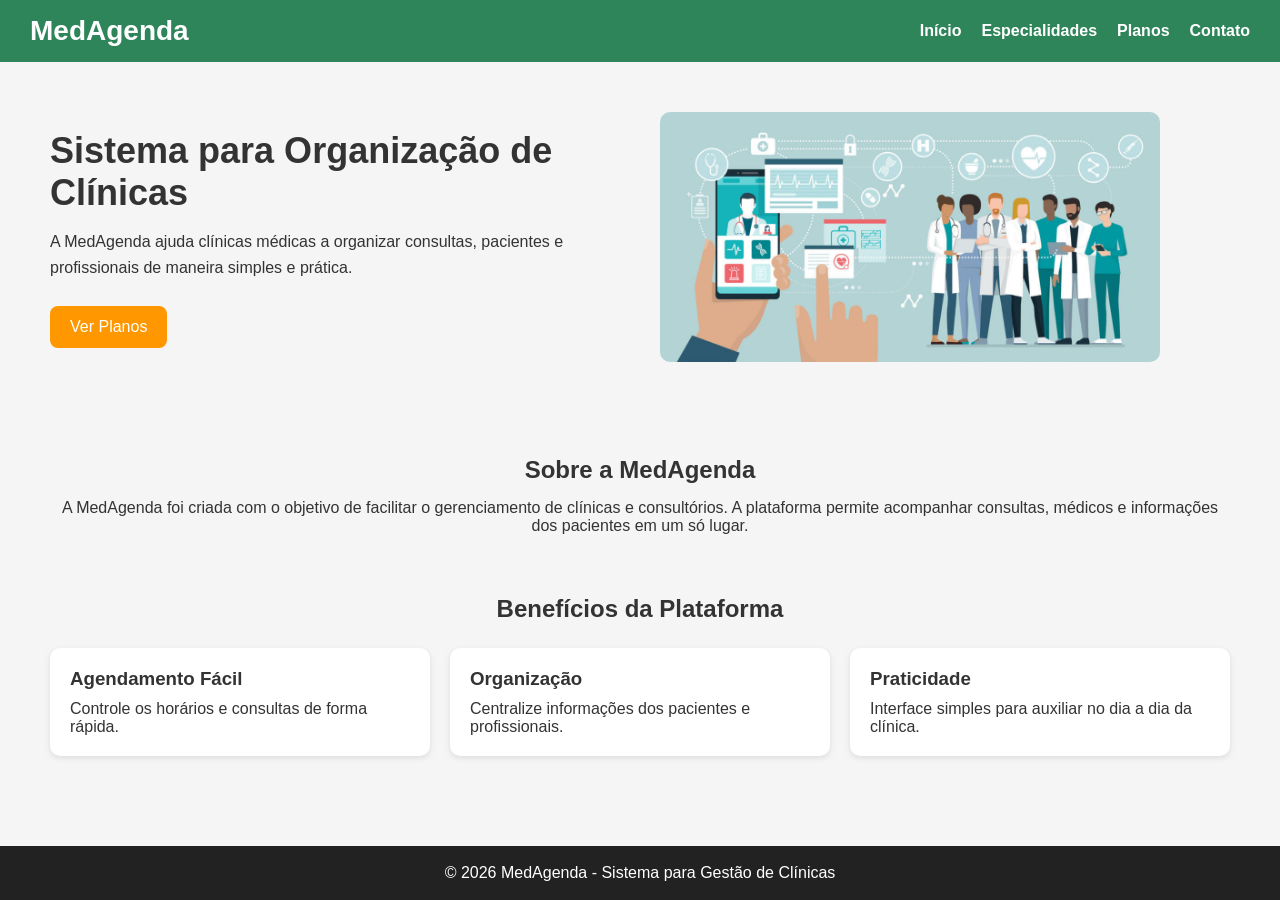
<file: MedAgenda/index.html>
<!DOCTYPE html>
<html lang="pt-br">
<head>
    <meta charset="UTF-8">
    <meta name="viewport" content="width=device-width, initial-scale=1.0">
    <title>MedAgenda</title>

    <link rel="stylesheet" href="css/style.css">
</head>
<body>

    <!-- Cabeçalho -->
    <header>
        <div class="cabecalho">

            <div class="marca">
                <h1>MedAgenda</h1>
            </div>

            <nav>
                <ul>
                    <li><a href="index.html">Início</a></li>
                    <li><a href="especialidades.html">Especialidades</a></li>
                    <li><a href="planos.html">Planos</a></li>
                    <li><a href="contato.html">Contato</a></li>
                </ul>
            </nav>

        </div>
    </header>

    <!-- Banner -->
    <main>

        <section class="principal">

            <div class="texto-principal">

                <h2>Sistema para Organização de Clínicas</h2>

                <p>
                    A MedAgenda ajuda clínicas médicas a organizar
                    consultas, pacientes e profissionais de maneira
                    simples e prática.
                </p>

                <a href="planos.html" class="botao">
                    Ver Planos
                </a>

            </div>

            <div class="imagem-principal">

                <img src="img/clinica-medica.jpg"
                     alt="Imagem de clínica médica">

            </div>

        </section>

        <!-- Sobre -->
        <section class="sobre">

            <h2>Sobre a MedAgenda</h2>

            <p>
                A MedAgenda foi criada com o objetivo de facilitar
                o gerenciamento de clínicas e consultórios.
                A plataforma permite acompanhar consultas,
                médicos e informações dos pacientes em um só lugar.
            </p>

        </section>

        <!-- Benefícios -->
        <section class="vantagens">

            <h2>Benefícios da Plataforma</h2>

            <div class="lista-beneficios">

                <div class="item-beneficio">
                    <h3>Agendamento Fácil</h3>

                    <p>
                        Controle os horários e consultas
                        de forma rápida.
                    </p>
                </div>

                <div class="item-beneficio">
                    <h3>Organização</h3>

                    <p>
                        Centralize informações dos pacientes
                        e profissionais.
                    </p>
                </div>

                <div class="item-beneficio">
                    <h3>Praticidade</h3>

                    <p>
                        Interface simples para auxiliar
                        no dia a dia da clínica.
                    </p>
                </div>

            </div>

        </section>

    </main>

    <!-- Rodapé -->
    <footer>

        <p>
            © 2026 MedAgenda - Sistema para Gestão de Clínicas
        </p>

    </footer>

</body>
</html>
</file>
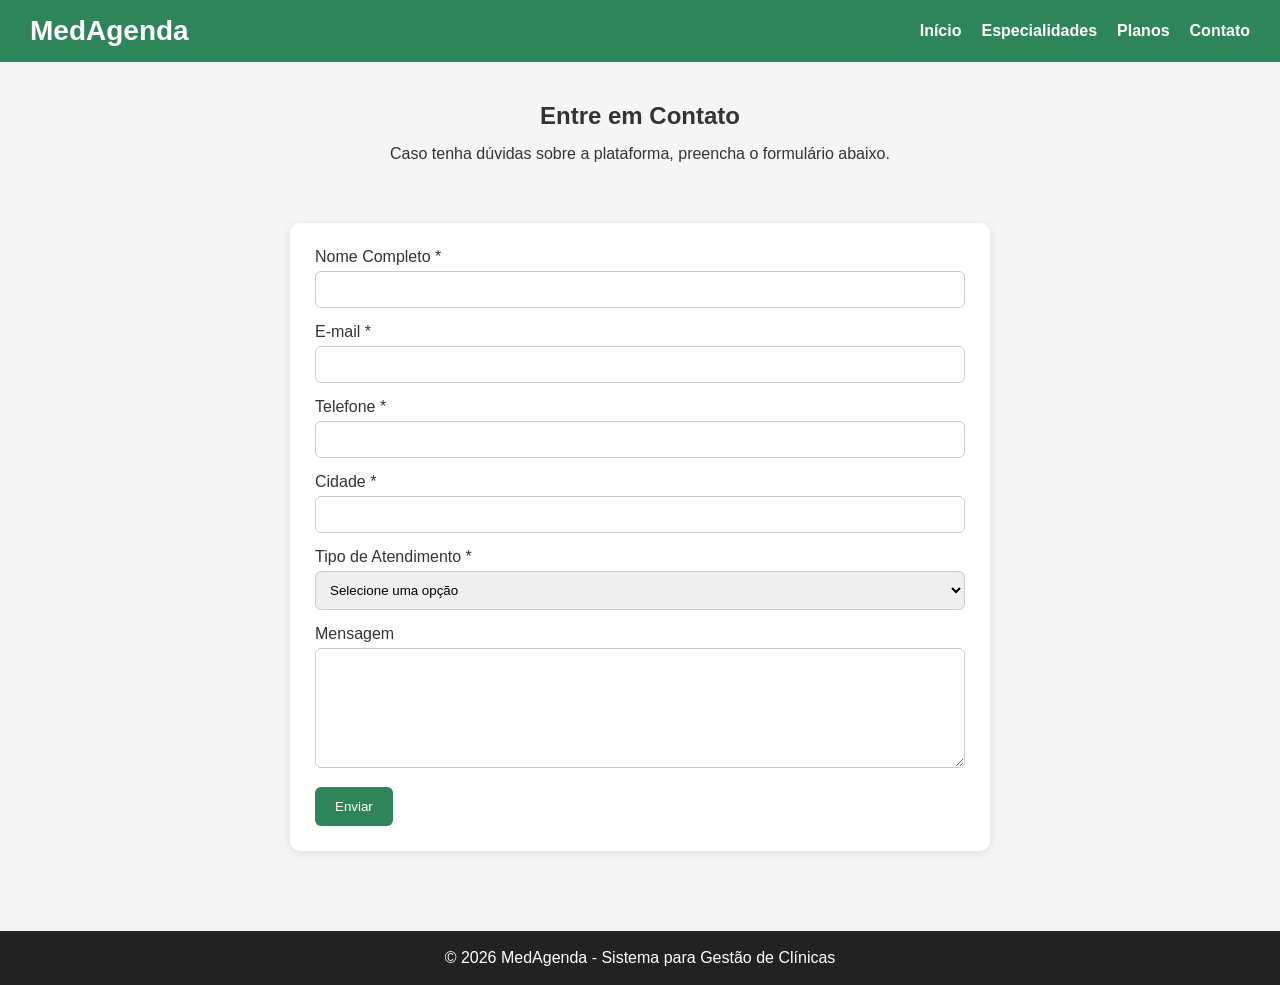
<file: MedAgenda/contato.html>
<!DOCTYPE html>
<html lang="pt-BR">
<head>
    <meta charset="UTF-8">
    <meta name="viewport" content="width=device-width, initial-scale=1.0">
    <title>Contato - MedAgenda</title>

    <link rel="stylesheet" href="css/style.css">
</head>
<body>

    <header>
        <div class="cabecalho">

            <div class="marca">
                <h1>MedAgenda</h1>
            </div>

            <nav>
                <ul>
                    <li><a href="index.html">Início</a></li>
                    <li><a href="especialidades.html">Especialidades</a></li>
                    <li><a href="planos.html">Planos</a></li>
                    <li><a href="contato.html">Contato</a></li>
                </ul>
            </nav>

        </div>
    </header>

    <main>

        <section class="titulo-pagina">

            <h2>Entre em Contato</h2>

            <p>
                Caso tenha dúvidas sobre a plataforma,
                preencha o formulário abaixo.
            </p>

        </section>

        <section class="area-formulario">

            <form class="form-contato">

                <div class="campo">
                    <label for="nome">Nome Completo *</label>

                    <input
                        type="text"
                        id="nome"
                        required>
                </div>

                <div class="campo">
                    <label for="email">E-mail *</label>

                    <input
                        type="email"
                        id="email"
                        required>
                </div>

                <div class="campo">
                    <label for="telefone">Telefone *</label>

                    <input
                        type="tel"
                        id="telefone"
                        required>
                </div>

                <div class="campo">
                    <label for="cidade">Cidade *</label>

                    <input
                        type="text"
                        id="cidade"
                        required>
                </div>

                <div class="campo">
                    <label for="atendimento">
                        Tipo de Atendimento *
                    </label>

                    <select id="atendimento" required>

                        <option value="">
                            Selecione uma opção
                        </option>

                        <option>
                            Informações sobre Planos
                        </option>

                        <option>
                            Suporte Técnico
                        </option>

                        <option>
                            Financeiro
                        </option>

                        <option>
                            Outros Assuntos
                        </option>

                    </select>
                </div>

                <div class="campo">
                    <label for="mensagem">
                        Mensagem
                    </label>

                    <textarea
                        id="mensagem"
                        placeholder="Digite sua mensagem">
                    </textarea>
                </div>

                

                <button type="submit" class="botao-enviar">
                    Enviar
                </button>

            </form>

        </section>

    </main>

    <footer>
        <p>
            © 2026 MedAgenda - Sistema para Gestão de Clínicas
        </p>
    </footer>

</body>
</html>
</file>
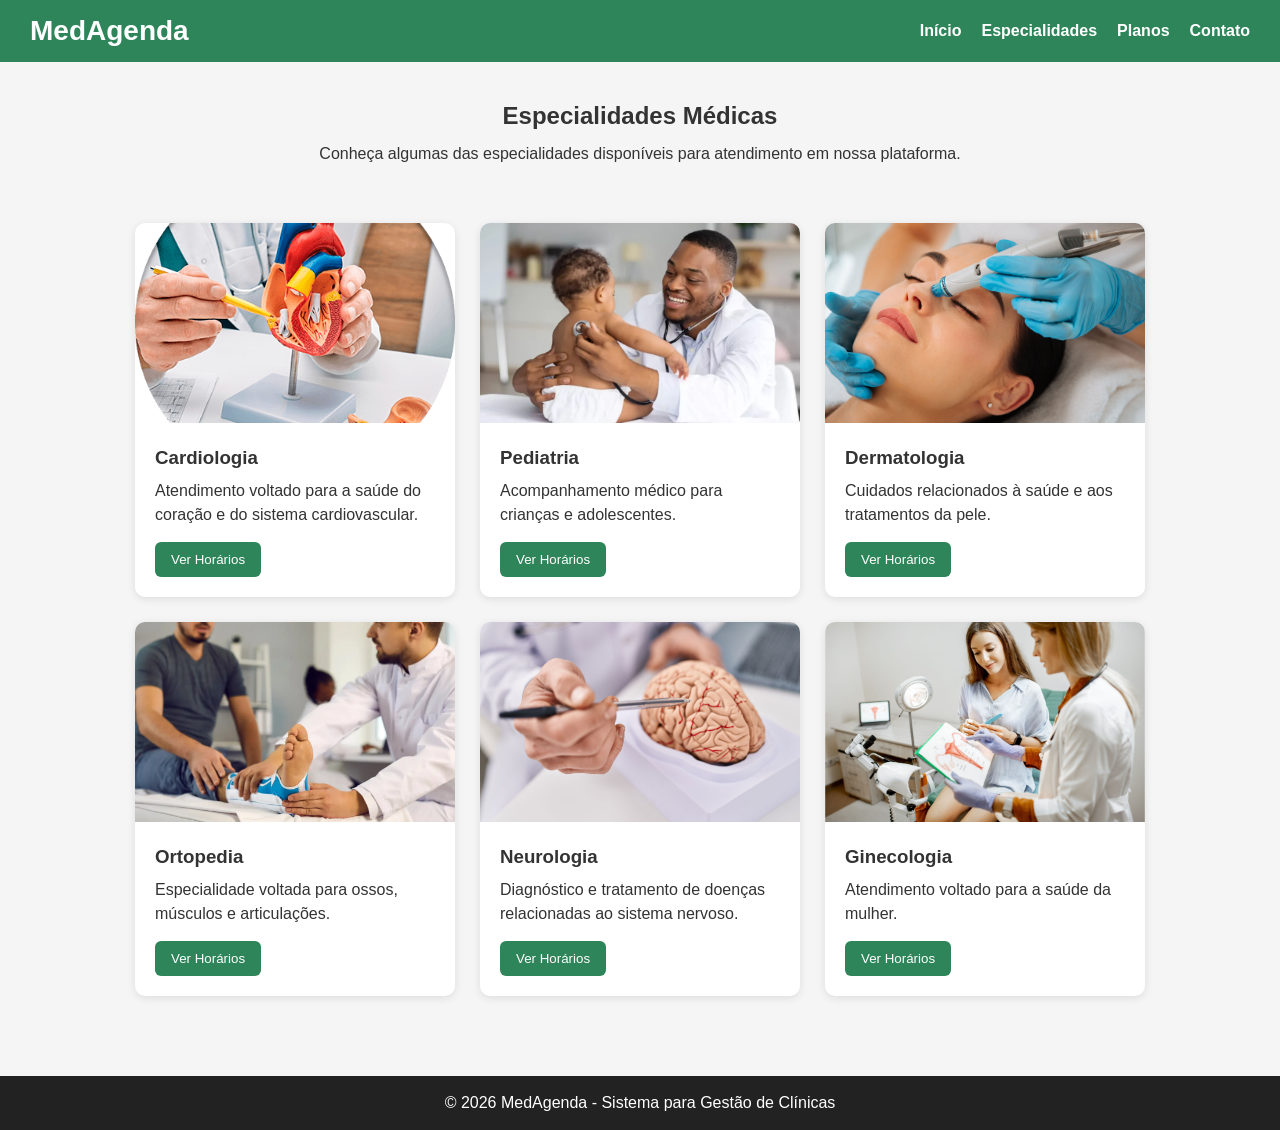
<file: MedAgenda/especialidades.html>
<!DOCTYPE html>
<html lang="pt-br">
<head>
    <meta charset="UTF-8">
    <meta name="viewport" content="width=device-width, initial-scale=1.0">
    <title>Especialidades - MedAgenda</title>

    <link rel="stylesheet" href="css/style.css">
</head>
<body>

    <!-- Cabeçalho -->
    <header>
        <div class="cabecalho">

            <div class="marca">
                <h1>MedAgenda</h1>
            </div>

            <nav>
                <ul>
                    <li><a href="index.html">Início</a></li>
                    <li><a href="especialidades.html">Especialidades</a></li>
                    <li><a href="planos.html">Planos</a></li>
                    <li><a href="contato.html">Contato</a></li>
                </ul>
            </nav>

        </div>
    </header>

    <main>

        <section class="titulo-pagina">
            <h2>Especialidades Médicas</h2>

            <p>
                Conheça algumas das especialidades disponíveis
                para atendimento em nossa plataforma.
            </p>
        </section>

        <section class="area-cards">

            <!-- Card 1 -->
            <div class="card">
                <img src="img/cardiologia-min-1.png" alt="Cardiologia">

                <div class="conteudo-card">
                    <h3>Cardiologia</h3>

                    <p>
                        Atendimento voltado para a saúde do coração
                        e do sistema cardiovascular.
                    </p>

                    <button>Ver Horários</button>
                </div>
            </div>

            <!-- Card 2 -->
            <div class="card">
                <img src="img/pediatria.webp" alt="Pediatria">

                <div class="conteudo-card">
                    <h3>Pediatria</h3>

                    <p>
                        Acompanhamento médico para crianças
                        e adolescentes.
                    </p>

                    <button>Ver Horários</button>
                </div>
            </div>

            <!-- Card 3 -->
            <div class="card">
                <img src="img/dermatologia-procedimento-estetico-rosto.jpg" alt="Dermatologia">

                <div class="conteudo-card">
                    <h3>Dermatologia</h3>

                    <p>
                        Cuidados relacionados à saúde
                        e aos tratamentos da pele.
                    </p>

                    <button>Ver Horários</button>
                </div>
            </div>

            <!-- Card 4 -->
            <div class="card">
                <img src="img/Ortopedia.webp" alt="Ortopedia">

                <div class="conteudo-card">
                    <h3>Ortopedia</h3>

                    <p>
                        Especialidade voltada para ossos,
                        músculos e articulações.
                    </p>

                    <button>Ver Horários</button>
                </div>
            </div>

            <!-- Card 5 -->
            <div class="card">
                <img src="img/medico-neurologista.jpg" alt="Neurologia">

                <div class="conteudo-card">
                    <h3>Neurologia</h3>

                    <p>
                        Diagnóstico e tratamento de doenças
                        relacionadas ao sistema nervoso.
                    </p>

                    <button>Ver Horários</button>
                </div>
            </div>

            <!-- Card 6 -->
            <div class="card">
                <img src="img/ginecologia-preventiva-clinical-office.jpg" alt="Ginecologia">

                <div class="conteudo-card">
                    <h3>Ginecologia</h3>

                    <p>
                        Atendimento voltado para a saúde
                        da mulher.
                    </p>

                    <button>Ver Horários</button>
                </div>
            </div>

        </section>

    </main>

    <footer>
        <p>
            © 2026 MedAgenda - Sistema para Gestão de Clínicas
        </p>
    </footer>

</body>
</html>
</file>
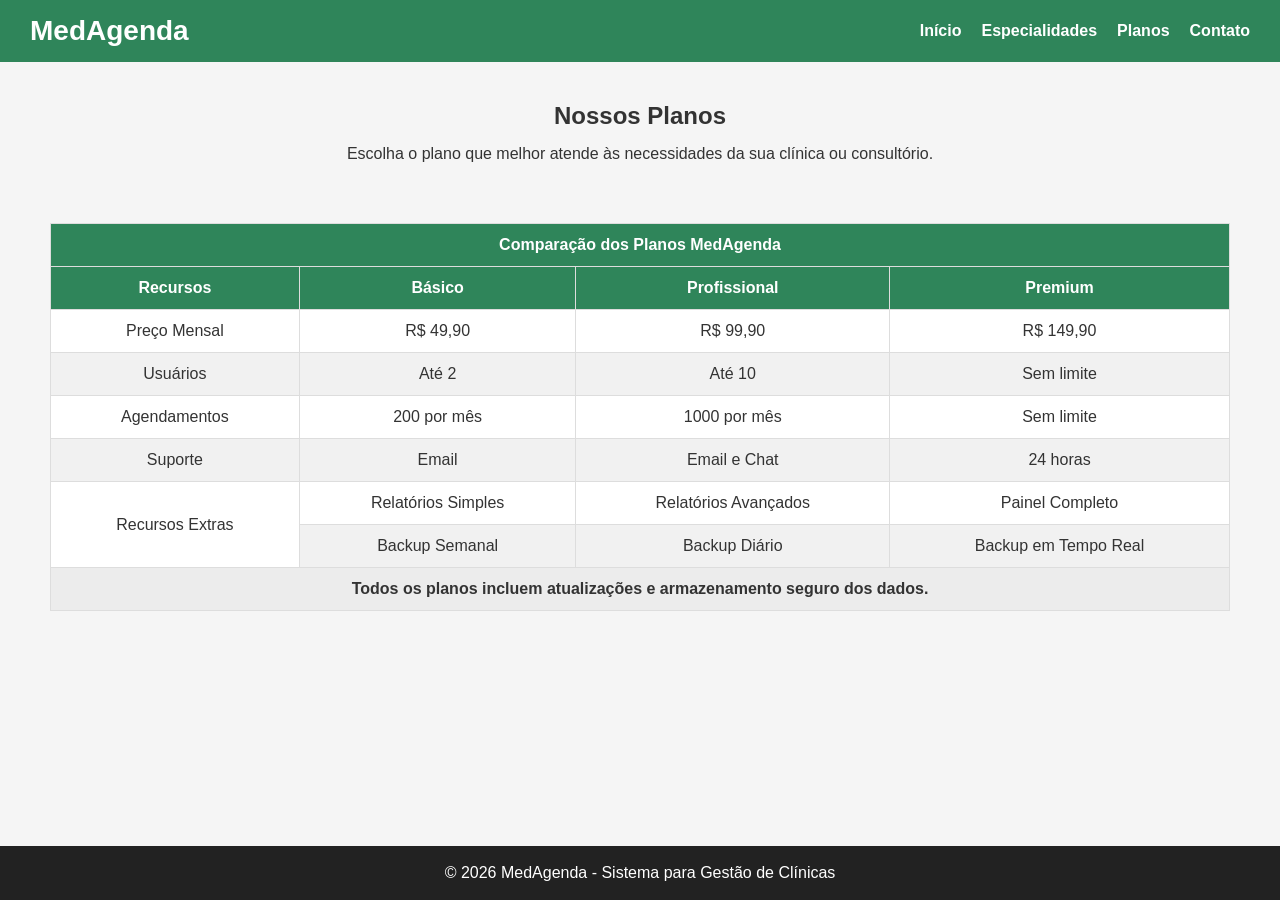
<file: MedAgenda/planos.html>
<!DOCTYPE html>
<html lang="pt-br">
<head>
    <meta charset="UTF-8">
    <meta name="viewport" content="width=device-width, initial-scale=1.0">
    <title>Planos - MedAgenda</title>

    <link rel="stylesheet" href="css/style.css">
</head>
<body>

    <!-- Cabeçalho -->
    <header>
        <div class="cabecalho">

            <div class="marca">
                <h1>MedAgenda</h1>
            </div>

            <nav>
                <ul>
                    <li><a href="index.html">Início</a></li>
                    <li><a href="especialidades.html">Especialidades</a></li>
                    <li><a href="planos.html">Planos</a></li>
                    <li><a href="contato.html">Contato</a></li>
                </ul>
            </nav>

        </div>
    </header>

    <main>

        <section class="titulo-pagina">

            <h2>Nossos Planos</h2>

            <p>
                Escolha o plano que melhor atende às necessidades
                da sua clínica ou consultório.
            </p>

        </section>

        <section class="secao-tabela">

            <div class="tabela-responsiva">

                <table>

                    <thead>

                        <tr>
                            <th colspan="4">
                                Comparação dos Planos MedAgenda
                            </th>
                        </tr>

                        <tr>
                            <th>Recursos</th>
                            <th>Básico</th>
                            <th>Profissional</th>
                            <th>Premium</th>
                        </tr>

                    </thead>

                    <tbody>

                        <tr>
                            <td>Preço Mensal</td>
                            <td>R$ 49,90</td>
                            <td>R$ 99,90</td>
                            <td>R$ 149,90</td>
                        </tr>

                        <tr>
                            <td>Usuários</td>
                            <td>Até 2</td>
                            <td>Até 10</td>
                            <td>Sem limite</td>
                        </tr>

                        <tr>
                            <td>Agendamentos</td>
                            <td>200 por mês</td>
                            <td>1000 por mês</td>
                            <td>Sem limite</td>
                        </tr>

                        <tr>
                            <td>Suporte</td>
                            <td>Email</td>
                            <td>Email e Chat</td>
                            <td>24 horas</td>
                        </tr>

                        <tr>
                            <td rowspan="2">Recursos Extras</td>
                            <td>Relatórios Simples</td>
                            <td>Relatórios Avançados</td>
                            <td>Painel Completo</td>
                        </tr>

                        <tr>
                            <td>Backup Semanal</td>
                            <td>Backup Diário</td>
                            <td>Backup em Tempo Real</td>
                        </tr>

                    </tbody>

                    <tfoot>

                        <tr>
                            <td colspan="4">
                                Todos os planos incluem atualizações
                                e armazenamento seguro dos dados.
                            </td>
                        </tr>

                    </tfoot>

                </table>

            </div>

        </section>

    </main>

    <footer>
        <p>
            © 2026 MedAgenda - Sistema para Gestão de Clínicas
        </p>
    </footer>

</body>
</html>
</file>
<file: MedAgenda/css/style.css>
/* Configurações gerais */

*{
    margin: 0;
    padding: 0;
    box-sizing: border-box;
}

body{
    font-family: Arial, Helvetica, sans-serif;
    background-color: #f5f5f5;
    color: #333;
    min-height: 100vh;
    display: flex;
    flex-direction: column;
}

/* Cabeçalho */

header{
    background-color: #2f855a;
    padding: 15px 30px;
}

.cabecalho{
    display: flex;
    justify-content: space-between;
    align-items: center;
    flex-wrap: wrap;
}

.marca h1{
    color: white;
    font-size: 28px;
}

/* Menu */

nav ul{
    list-style: none;
    display: flex;
    gap: 20px;
}

nav a{
    text-decoration: none;
    color: white;
    font-weight: bold;
    transition: 0.3s;
}

nav a:hover{
    color: #ffe08a;
}

/* Conteúdo principal */

main{
    flex: 1;
}

/* Banner da Home */

.principal{
    display: flex;
    justify-content: space-between;
    align-items: center;
    gap: 40px;
    padding: 50px;
    flex-wrap: wrap;
}

.texto-principal{
    flex: 1;
}

.texto-principal h2{
    font-size: 36px;
    margin-bottom: 15px;
}

.texto-principal p{
    margin-bottom: 25px;
    line-height: 1.6;
}

.imagem-principal{
    flex: 1;
}

.imagem-principal img{
    width: 100%;
    max-width: 500px;
    border-radius: 10px;
}

/* Botão */

.botao{
    display: inline-block;
    text-decoration: none;
    background-color: #ff9800;
    color: white;
    padding: 12px 20px;
    border-radius: 8px;
    transition: 0.3s;
}

.botao:hover{
    background-color: #e68900;
}

/* Seções */

.sobre,
.titulo-pagina{
    padding: 40px 50px;
    text-align: center;
}

.sobre h2,
.titulo-pagina h2{
    margin-bottom: 15px;
}

/* Benefícios */

.vantagens{
    padding: 20px 50px 50px;
}

.vantagens h2{
    text-align: center;
    margin-bottom: 25px;
}

.lista-beneficios{
    display: flex;
    gap: 20px;
    flex-wrap: wrap;
}

.item-beneficio{
    flex: 1;
    min-width: 250px;
    background: white;
    padding: 20px;
    border-radius: 10px;
    box-shadow: 0 2px 6px rgba(0,0,0,0.1);
}

.item-beneficio h3{
    margin-bottom: 10px;
}

/* Cards */

.area-cards{
    padding: 20px 50px 50px;

    display: flex;
    flex-wrap: wrap;
    justify-content: center;
    gap: 25px;
}

.card{
    width: 320px;
    background: white;
    border-radius: 10px;
    overflow: hidden;
    box-shadow: 0 2px 8px rgba(0,0,0,0.1);
    transition: 0.3s;
}

.card:hover{
    transform: translateY(-4px);
}

.card img{
    width: 100%;
    height: 200px;
    object-fit: cover;
}

.conteudo-card{
    padding: 20px;
}

.conteudo-card h3{
    margin-bottom: 10px;
}

.conteudo-card p{
    margin-bottom: 15px;
    line-height: 1.5;
}

.conteudo-card button{
    border: none;
    background: #2f855a;
    color: white;
    padding: 10px 16px;
    border-radius: 6px;
    cursor: pointer;
}

.conteudo-card button:hover{
    background: #276749;
}

/* Tabela */

.secao-tabela{
    padding: 20px 50px 50px;
}

.tabela-responsiva{
    overflow-x: auto;
}

table{
    width: 100%;
    border-collapse: collapse;
    background: white;
}

thead{
    background-color: #2f855a;
    color: white;
}

th,
td{
    border: 1px solid #ddd;
    padding: 12px;
    text-align: center;
}

tbody tr:nth-child(even){
    background-color: #f1f1f1;
}

tfoot{
    background-color: #ececec;
    font-weight: bold;
}

/* Formulário */

.area-formulario{
    padding: 20px 50px 50px;
}

.form-contato{
    max-width: 700px;
    margin: auto;
    background: white;
    padding: 25px;
    border-radius: 10px;
    box-shadow: 0 2px 8px rgba(0,0,0,0.1);
}

.campo{
    margin-bottom: 15px;
}

.campo label{
    display: block;
    margin-bottom: 5px;
}

.campo input,
.campo select,
.campo textarea{
    width: 100%;
    padding: 10px;
    border: 1px solid #ccc;
    border-radius: 6px;
}

.campo textarea{
    min-height: 120px;
    resize: vertical;
}

.termos{
    display: flex;
    align-items: center;
    gap: 10px;
    margin: 15px 0;
}

.botao-enviar{
    border: none;
    background: #2f855a;
    color: white;
    padding: 12px 20px;
    border-radius: 6px;
    cursor: pointer;
}

.botao-enviar:hover{
    background: #276749;
}

/* Rodapé */

footer{
    background: #222;
    color: white;
    text-align: center;
    padding: 18px;
    margin-top: 30px;
}

/* Responsividade */

@media (max-width: 768px){

    .cabecalho{
        flex-direction: column;
        gap: 15px;
    }

    nav ul{
        flex-direction: column;
        text-align: center;
        gap: 10px;
    }

    .principal{
        flex-direction: column;
        text-align: center;
        padding: 30px 20px;
    }

    .texto-principal h2{
        font-size: 28px;
    }

    .sobre,
    .titulo-pagina,
    .vantagens,
    .area-cards,
    .secao-tabela,
    .area-formulario{
        padding-left: 20px;
        padding-right: 20px;
    }

    .lista-beneficios{
        flex-direction: column;
    }

    .card{
        width: 100%;
        max-width: 350px;
    }

    .termos{
        align-items: flex-start;
    }
}
</file>
